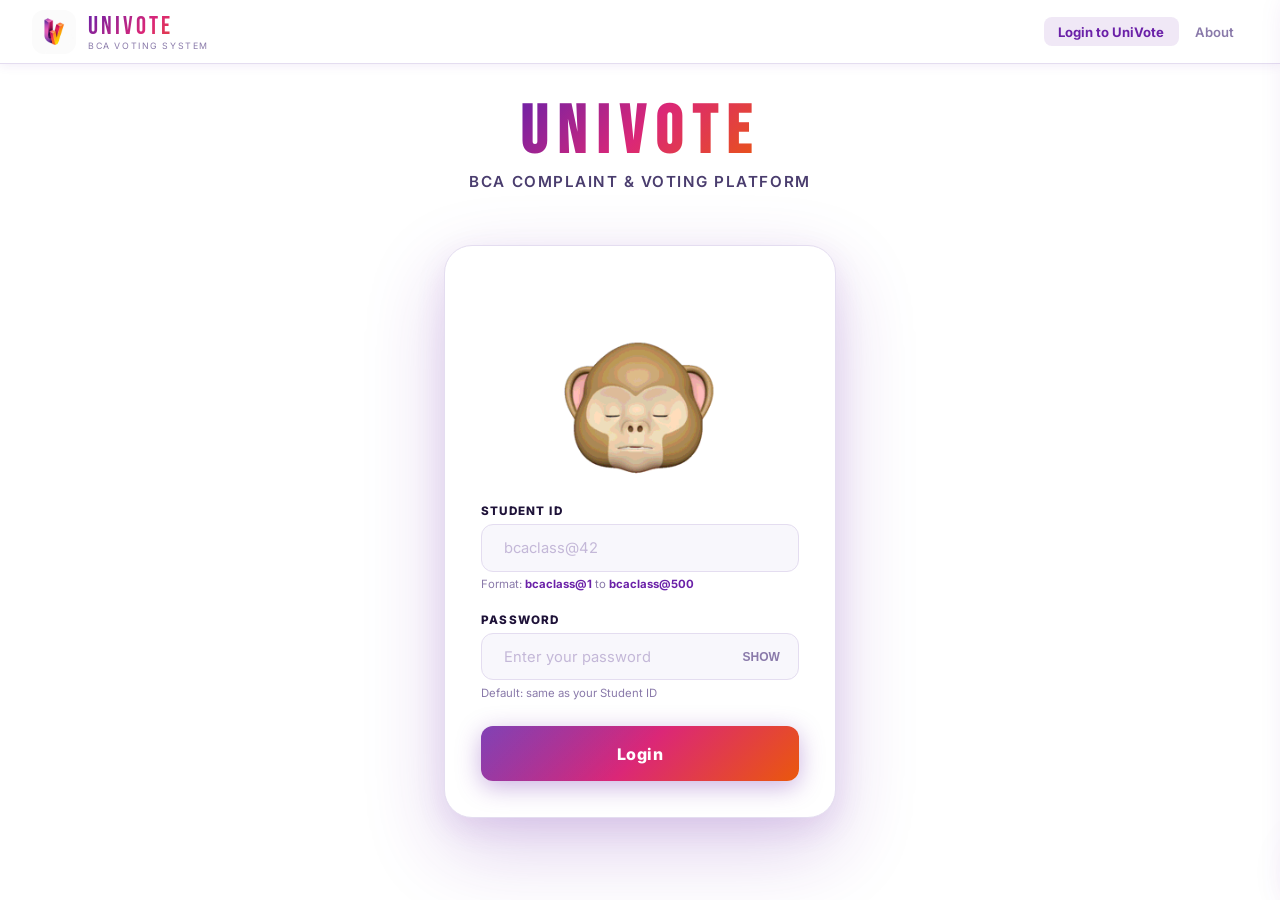
<file: index.html>
<!DOCTYPE html>
<html lang="en">

<head>
  <meta charset="UTF-8">
  <meta name="viewport" content="width=device-width, initial-scale=1.0">
  <title>UniVote — BCA Complaint & Voting Platform</title>
  <meta name="description" content="UniVote — The official BCA student complaint & voting platform.">
  <link rel="preconnect" href="https://fonts.googleapis.com">
  <link rel="preconnect" href="https://fonts.gstatic.com" crossorigin>
  <link
    href="https://fonts.googleapis.com/css2?family=Bebas+Neue&family=Inter:wght@300;400;500;600;700;800;900&display=swap"
    rel="stylesheet">
  <link rel="stylesheet" href="style.css">
</head>

<body>

  <!-- ===== TOP NAV ===== -->
  <nav id="mainNav">
    <div class="logo-wrapper"
      onclick="if(document.getElementById('pg-app').classList.contains('on')) gTab('dashboard'); else gLoginTab('login');">
      <div class="logo-3d"><img src="UV.jpg" alt="UniVote Logo" class="uv-img-logo"></div>
      <div class="logo-wordmark">
        <div class="logo-text">UniVote</div>
        <div class="logo-sub">BCA Voting System</div>
      </div>
    </div>

    <div class="nav-mid" id="navMid">
      <div id="nav-login-links" style="display:flex;gap:.1rem">
        <button class="nb on" id="nl-login" onclick="gLoginTab('login')">Login to UniVote</button>
        <button class="nb" id="nl-about" onclick="gLoginTab('about')">About</button>
      </div>
      <div id="nav-app-links" style="display:none;gap:.1rem">
        <button class="nb on" id="nb-dashboard" onclick="gTab('dashboard')">Dashboard</button>
        <button class="nb" id="nb-issues" onclick="gTab('issues')">Issues</button>
        <button class="nb" id="nb-post" onclick="gTab('post')">Post Issue</button>
        <button class="nb" id="nb-about" onclick="gTab('about')">About</button>
        <button class="nb" id="nb-staff" style="display:none" onclick="gTab('staff')">Staff Panel</button>
      </div>
    </div>

    <div class="nav-r" id="navR">
      <div class="user-chip" id="userChip" onclick="toggleProfileMenu(event)">
        <div class="user-avatar" id="userAvatar">#</div>
        <div class="profile-menu" id="profileMenu" onclick="event.stopPropagation()">
          <div class="pm-user-info">
            <div class="pm-avatar-big" id="pm-avatar-big">#</div>
            <div class="pm-details">
              <div class="pm-username" id="pm-username">Username</div>
              <div class="pm-role" id="pm-role">Student</div>
            </div>
          </div>
          <div class="pm-content">
            <div class="pm-left">
              <div class="pm-title">Choose Avatar</div>
              <div class="avatar-grid" id="avatarGrid"></div>
            </div>
          </div>
        </div>
      </div>
    </div>
    <button class="hamburger" id="hamburger" onclick="toggleMobileNav()">☰</button>
  </nav>

  <div class="mobile-drawer" id="mobileDrawer">
    <div id="mob-login-links">
      <button class="mob-nb on" onclick="gLoginTab('login');closeMobileNav()">Login</button>
      <button class="mob-nb" onclick="gLoginTab('about');closeMobileNav()">About</button>
    </div>
    <div id="mob-app-links" style="display:none">
      <button class="mob-nb on" onclick="gTab('dashboard');closeMobileNav()">Dashboard</button>
      <button class="mob-nb" onclick="gTab('issues');closeMobileNav()">Issues</button>
      <button class="mob-nb" id="mob-post" onclick="gTab('post');closeMobileNav()">Post Issue</button>
      <button class="mob-nb" onclick="gTab('about');closeMobileNav()">About</button>
      <button class="mob-nb" id="mob-staff" style="display:none" onclick="gTab('staff');closeMobileNav()">Staff
        Panel</button>
      <div class="drawer-sep"></div>
      <button class="logout-btn full-w" onclick="logout();closeMobileNav()">Sign Out</button>
    </div>
  </div>
  <div class="drawer-overlay" id="drawerOverlay" onclick="closeMobileNav()"></div>



  <div class="page on" id="pg-public">
    <div class="pub-tab on" id="pt-login">
      <div class="login-bg">
        <div class="login-center">
          <div class="login-header">
            <h1 class="lh-title"><span class="grad-text">UniVote</span></h1>
            <p class="lh-subtitle">BCA Complaint &amp; Voting Platform</p>
          </div>

          <div class="login-card">
            <div class="animcon" id="loginMonkey">
              <img src="images/hands.png" id="loginHands" alt="hands">
            </div>
            <div class="fg">
              <label for="loginId">Student ID</label>
              <div class="input-wrap">
                <input class="fi" id="loginId" placeholder="bcaclass@42" autocomplete="off"
                  onkeydown="if(event.key==='Enter')doLogin()">
              </div>
              <div class="field-hint">Format: <strong>bcaclass@1</strong> to <strong>bcaclass@500</strong></div>
            </div>
            <div class="fg">
              <label for="loginPass">Password</label>
              <div class="input-wrap">
                <input class="fi" id="loginPass" type="password" placeholder="Enter your password"
                  onfocus="closeye('loginMonkey')" onblur="if(!this.value) openeye('loginMonkey')"
                  oninput="closeye('loginMonkey')" onkeydown="if(event.key==='Enter')doLogin()">
                <button class="pw-toggle" onclick="togglePw('loginPass',this)"
                  style="font-size: .75rem; font-weight:700" type="button">SHOW</button>
              </div>
              <div class="field-hint">Default: same as your Student ID</div>
            </div>
            <div class="lerr" id="lerr"></div>
            <button class="btn-login" id="loginBtn" onclick="doLogin()">Login</button>
          </div>
        </div>
      </div>
    </div>

    <div class="pub-tab" id="pt-about">
      <div class="pub-about-container">
        <div class="about-wrap">
          <div class="about-hero">
            <div class="hero-badge">Site Version 1.0</div>
            <h2>UNI<span class="grad-text">VOTE</span></h2>
            <p>A transparent, crowd-powered platform for BCA students to raise real campus problems, vote for the most
              urgent ones, and hold administration accountable.</p>
            <div class="founder-credit">
              Founded by <strong>Muhammad Fayis KK</strong>
            </div>
          </div>
          <div class="about-grid">
            <div class="about-card">
              <h4>Crowd Voting</h4>
              <p>Every student gets one vote per issue. High votes trigger automatic staff alerts.</p>
            </div>
            <div class="about-card">
              <h4>AI Merge</h4>
              <p>Detects similar complaints and merges them for stronger impact.</p>
            </div>
            <div class="about-card">
              <h4>Live Alerts</h4>
              <p>30+ votes triggers urgent alarms on the Staff Panel.</p>
            </div>
            <div class="about-card">
              <h4>Resolution Rating</h4>
              <p>Rate how well issues were resolved.</p>
            </div>
            <div class="about-card">
              <h4>Secure Access</h4>
              <p>Only registered BCA students and authorized staff can log in.</p>
            </div>
            <div class="about-card">
              <h4>Real-Time Tracking</h4>
              <p>Every issue shows Open → In Progress → Solved lives.</p>
            </div>
          </div>
          <div class="how-card">
            <h4>How It Works</h4>
            <div class="how-steps">
              <div class="how-step">
                <div class="step-num">01</div>
                <div><strong>Sign In</strong>
                  <p>Use your BCA Student ID. Set a new password on first login.</p>
                </div>
              </div>
              <div class="how-step">
                <div class="step-num">02</div>
                <div><strong>Report</strong>
                  <p>Post an issue with title, category, location & description. AI checks for duplicates.</p>
                </div>
              </div>
              <div class="how-step">
                <div class="step-num">03</div>
                <div><strong>Vote</strong>
                  <p>Vote for issues affecting you. 30+ votes triggers urgent staff alerts.</p>
                </div>
              </div>
              <div class="how-step">
                <div class="step-num">04</div>
                <div><strong>Rate</strong>
                  <p>Once resolved, rate the resolution for full accountability.</p>
                </div>
              </div>
            </div>
          </div>
          <div class="about-footer">UniVote · BCA Department · Version 1.0</div>
        </div>
      </div>
    </div>
  </div>

  <div class="overlay" id="pwOverlay">
    <div class="modal">
      <div class="animcon" id="modalMonkey" style="margin: -50px auto 20px auto; transform: scale(0.9);">
        <img src="images/hands.png" id="modalHands" alt="hands">
      </div>
      <h2>Set Your Password</h2>
      <p class="sub">First login! Create a <strong>new secure password</strong>.</p>
      <div class="pw-req">
        <strong>Rule:</strong> 8+ chars · include a number
      </div>
      <div class="fg">
        <label>New Password</label>
        <div class="input-wrap">
          <input class="fi" id="newPw" type="password" placeholder="Create new password"
            oninput="checkStrength(this.value);" onfocus="closeye('modalMonkey')"
            onblur="if(!this.value && !document.getElementById('confPw').value) openeye('modalMonkey')">
          <button class="pw-toggle" onclick="togglePw('newPw',this)" style="font-size: .75rem; font-weight:700"
            type="button">SHOW</button>
        </div>
        <div class="pw-strength">
          <div class="ps-bar">
            <div class="ps-fill" id="psFill"></div>
          </div>
          <span class="ps-label" id="psLabel">Enter a password</span>
        </div>
      </div>
      <div class="fg">
        <label>Confirm Password</label>
        <div class="input-wrap">
          <input class="fi" id="confPw" type="password" placeholder="Re-enter password"
            onkeydown="if(event.key==='Enter')changePw()" onfocus="closeye('modalMonkey')"
            onblur="if(!this.value && !document.getElementById('newPw').value) openeye('modalMonkey')">
          <button class="pw-toggle" onclick="togglePw('confPw',this)" style="font-size: .75rem; font-weight:700"
            type="button">SHOW</button>
        </div>
      </div>
      <div class="pw-err" id="pwErr"></div>
      <button class="btn-login" style="margin-top:.5rem" onclick="changePw()">Set Password &amp; Continue</button>
    </div>
  </div>

  <div class="page" id="pg-app">
    <div class="ac">
      <div class="ts on" id="ts-dashboard">
        <div class="sh">
          <h2>Campus Dashboard</h2>
          <p>Live snapshot of all reported issues and votes</p>
        </div>
        <div id="apanel" class="alarm-panel">
          <div class="alarm-title"><span class="alarm-pulse"></span>URGENT — Staff Action Required</div>
          <div class="alarm-items" id="aItems"></div>
        </div>
        <div class="srow" id="srow"></div>
        <div class="section-label">Top Voted Problems</div>
        <div class="tv" id="tvList">
          <div class="empty-state">
            <div class="es-title">No Issues Yet</div>
            <p class="es-text">Be the first to report a campus issue!</p>
          </div>
        </div>
      </div>

      <div class="ts" id="ts-issues">
        <div class="sh">
          <h2>All Issues</h2>
          <p>Browse, filter and vote for campus problems</p>
        </div>
        <div class="sb"><input class="si" id="srch" placeholder="Search issues..." oninput="renderIssues()"></div>
        <div class="fb">
          <button class="fc on" onclick="setF('all',this)">All</button>
          <button class="fc" onclick="setF('Infrastructure',this)">Infrastructure</button>
          <button class="fc" onclick="setF('Academics',this)">Academics</button>
          <button class="fc" onclick="setF('Canteen',this)">Canteen</button>
          <button class="fc" onclick="setF('Hostel',this)">Hostel</button>
          <button class="fc" onclick="setF('Sports',this)">Sports</button>
          <button class="fc" onclick="setF('Safety',this)">Safety</button>
          <button class="fc" onclick="setF('Other',this)">Other</button>
          <button class="fc" onclick="setF('open',this)">Open</button>
          <button class="fc" onclick="setF('in-progress',this)">Progress</button>
          <button class="fc" onclick="setF('solved',this)">Solved</button>
        </div>
        <div class="il" id="iList">
          <div class="empty-state">
            <div class="es-title">No Issues Yet</div>
            <p class="es-text">Post the first complaint!</p>
          </div>
        </div>
      </div>

      <div class="ts" id="ts-post">
        <div class="pf-wrap">
          <div class="sh">
            <h2>Report an Issue</h2>
            <p>AI checks for similar complaints and merges duplicates automatically.</p>
          </div>
          <div class="post-card">
            <div class="ff"><label>Issue Title *</label><input id="pT"
                placeholder="e.g. Canteen food quality is very poor"></div>
            <div class="form-row">
              <div class="ff"><label>Category *</label>
                <select id="pC">
                  <option value="">— Select —</option>
                  <option>Infrastructure</option>
                  <option>Academics</option>
                  <option>Canteen</option>
                  <option>Hostel</option>
                  <option>Sports</option>
                  <option>Safety</option>
                  <option>Other</option>
                </select>
              </div>
              <div class="ff"><label>Location *</label><input id="pL" placeholder="e.g. Block A Room 101"></div>
            </div>
            <div class="ff">
              <label>Description * <span class="label-note">(max 280 chars)</span></label>
              <textarea id="pD" maxlength="280" placeholder="When did it start? How does it affect students?"
                oninput="document.getElementById('ccnt').textContent=this.value.length;updateCharBar()"></textarea>
              <div class="cc-wrap">
                <div class="char-bar">
                  <div class="char-fill" id="charFill"></div>
                </div>
                <div class="cc"><span id="ccnt">0</span>/280</div>
              </div>
            </div>
            <div class="ai-notice" id="aiN">
              <div><strong>AI Merged:</strong> Similar issue "<span id="merT"></span>" already exists with <span
                  id="merV"></span> votes. Your vote was added.</div>
            </div>
            <button class="btn-submit" id="subBtn" onclick="postIssue()">Submit Issue</button>
          </div>
        </div>
      </div>

      <div class="ts" id="ts-staff">
        <div class="sp-wrap">
          <div class="sh">
            <h2>Staff Panel</h2>
            <p>Manage and update issue statuses</p>
          </div>
          <div id="sapanel" class="alarm-panel">
            <div class="alarm-title"><span class="alarm-pulse"></span>URGENT — High Vote Issues Need Attention</div>
            <div class="alarm-items" id="saItems"></div>
          </div>
          <div id="sIList"></div>
        </div>
      </div>

      <div class="ts" id="ts-about">
        <div id="app-about-placeholder"></div>
      </div>
    </div>
  </div>

  <div class="rat-overlay" id="ratOv">
    <div class="rat-modal">
      <button class="mclose" onclick="closeRat()">✕</button>
      <h3>Rate Resolution</h3>
      <p class="rat-issue" id="ratTitle"></p>
      <p>How satisfied are you with the resolution?</p>
      <div class="stars" id="stars">
        <span class="star" onclick="setStar(1)">★</span>
        <span class="star" onclick="setStar(2)">★</span>
        <span class="star" onclick="setStar(3)">★</span>
        <span class="star" onclick="setStar(4)">★</span>
        <span class="star" onclick="setStar(5)">★</span>
      </div>
      <div class="star-label" id="starLabel">Tap to rate</div>
      <textarea class="rat-ta" id="ratCmt" placeholder="Optional comment..."></textarea>
      <button class="btn-submit" onclick="submitRat()">Submit Rating</button>
    </div>
  </div>

  <div class="toast" id="toast"></div>



  <script src="script.js"></script>
</body>

</html>
</file>
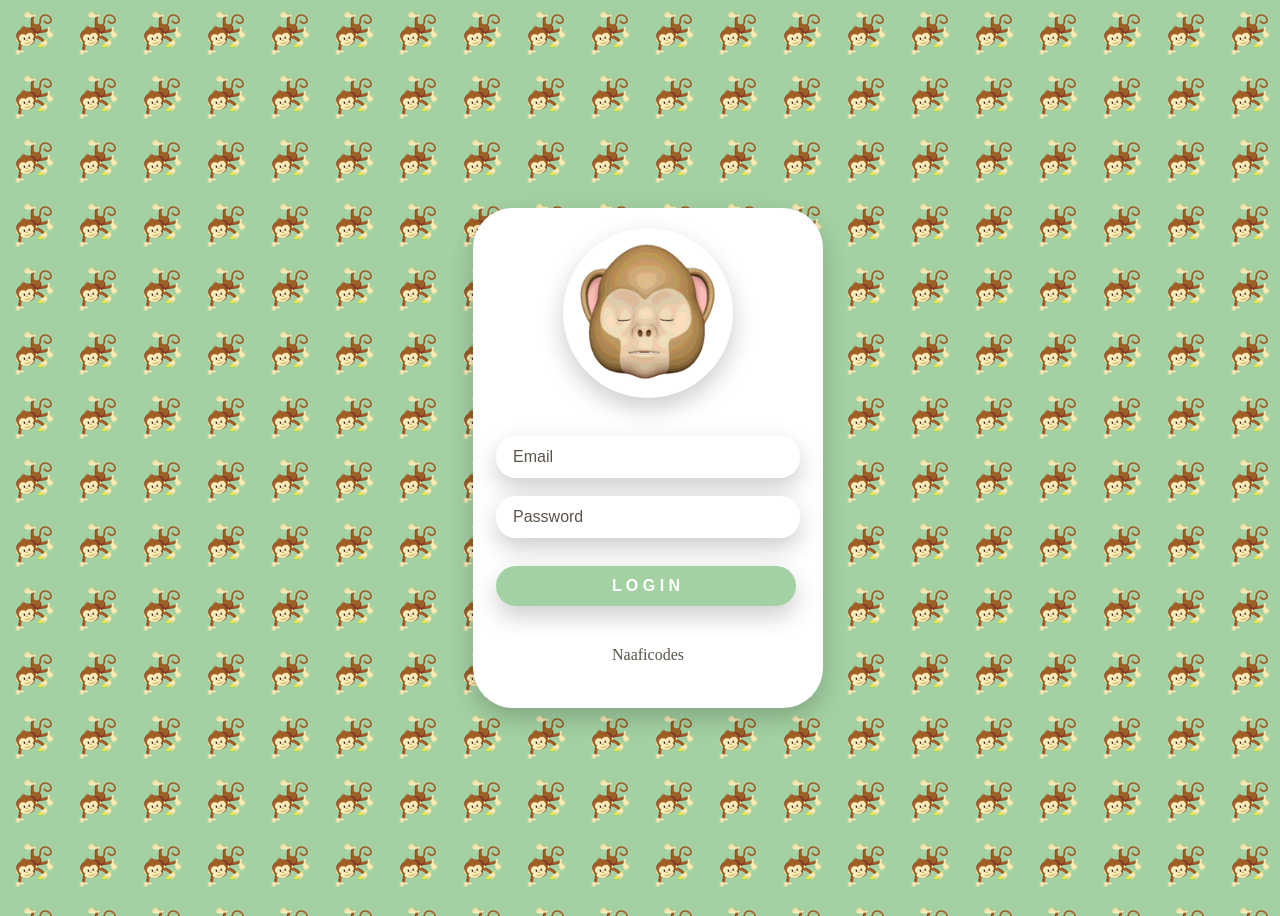
<file: monkey_repo/index.html>
<!-- 
AUTHOR		:	ABDUL WAHID NAAFI
INSTAGRAM	:	@IAM_NAAFI 
INSTAGRAM 	:	@NAAFICODES
-->
<!DOCTYPE html>
<html>
<head>
	<title></title>
	<link rel="stylesheet" type="text/css" href="style.css">
	<meta name="viewport" content="width=device-width, initial-scale=1.0">
</head>
<body>
<div class="maincontainer">
<div class="monkeylogin">
	<div class="animcon" id="animcon">
		<img id="hands" src="images/hands.png"/>
	</div>
	<div class="formcon">
	<form>
		<input type="email" id="mail" name="" onclick="openeye();" class="tb" placeholder="Email" autocomplete="off"/>
		<br/>
		<br/>
		<input type="password" id="pwdbar" onclick="closeye();" name="pwd" class="tb"placeholder="Password" />
		<br/>
		<br/>
		<input type="submit" name="" class="sbutton" value="L O G I N" />
	</form>
	</div>
	<footer class="foot"><a style="color: #5a5449; text-decoration: none;" href="https://naaficodes.github.io">Naaficodes</a></footer>
</div>
</div>
<script type="text/javascript" src="script.js"></script>
</body>
</html>
</file>
<file: style.css>
/* ===== RESET & ROOT ===== */
* {
  margin: 0;
  padding: 0;
  box-sizing: border-box
}

:root {
  --grad: linear-gradient(135deg, #6b21a8, #db2777, #ea580c);
  --purple: #6b21a8;
  --pink: #db2777;
  --orange: #ea580c;

  --bg: #f8f9fc;
  --white: #ffffff;
  --surface: #f8f7fc;
  --border: #e4ddf0;

  --text: #1e1238;
  --text2: #4a3d6e;
  --muted: #8a7aaa;

  --ok: #00b87c;
  --warn: #f59e0b;
  --danger: #ef4444;
  --gold: #f4c261;

  --shadow-sm: 0 2px 10px rgba(107, 33, 168, .08);
  --shadow-md: 0 8px 30px rgba(107, 33, 168, .13), 0 2px 8px rgba(107, 33, 168, .06);
  --shadow-lg: 0 20px 60px rgba(107, 33, 168, .18), 0 6px 20px rgba(107, 33, 168, .08);
  --shadow-xl: 0 30px 80px rgba(107, 33, 168, .22), 0 10px 30px rgba(107, 33, 168, .1);

  --radius: 16px;
  --radius-sm: 12px;
  --radius-xs: 8px;
  --transition: .3s cubic-bezier(.4, 0, .2, 1);
}

html {
  scroll-behavior: smooth
}

body {
  font-family: 'Inter', sans-serif;
  background: var(--bg);
  color: var(--text);
  overflow-x: hidden;
  min-height: 100vh;
}

.grad-text {
  background: var(--grad);
  -webkit-background-clip: text;
  -webkit-text-fill-color: transparent;
  background-clip: text;
}

/* ===== NAVIGATION ===== */
nav {
  position: fixed;
  top: 0;
  left: 0;
  right: 0;
  z-index: 900;
  height: 64px;
  padding: 0 2rem;
  display: flex;
  align-items: center;
  justify-content: space-between;
  background: rgba(255, 255, 255, .94);
  backdrop-filter: blur(20px);
  -webkit-backdrop-filter: blur(20px);
  border-bottom: 1.5px solid var(--border);
  box-shadow: var(--shadow-sm);
  transition: box-shadow var(--transition);
}

nav.scrolled {
  box-shadow: var(--shadow-md)
}

.logo-wrapper {
  display: flex;
  align-items: center;
  gap: .75rem;
  cursor: pointer
}

.logo-3d {
  width: 44px;
  height: 44px;
  border-radius: 12px;
  display: flex;
  align-items: center;
  justify-content: center;
  flex-shrink: 0;
  overflow: hidden;
  animation: logoSpin 0.8s cubic-bezier(.34, 1.56, .64, 1) both;
}

.uv-img-logo {
  width: 100%;
  height: 100%;
  object-fit: cover
}

@keyframes logoSpin {
  from {
    transform: rotateY(-90deg) scale(.6);
    opacity: 0
  }

  to {
    transform: none;
    opacity: 1
  }
}

.logo-text {
  font-family: 'Bebas Neue';
  font-size: 1.55rem;
  letter-spacing: .12em;
  background: var(--grad);
  -webkit-background-clip: text;
  -webkit-text-fill-color: transparent;
  background-clip: text;
}

.logo-sub {
  font-size: .55rem;
  color: var(--muted);
  letter-spacing: .18em;
  text-transform: uppercase;
  margin-top: -.1rem
}

.nav-mid {
  display: flex;
  gap: .1rem;
}

#pg-app .nav-mid,
#nav-app-links {
  display: none !important;
}

.nb {
  padding: .42rem .9rem;
  border-radius: var(--radius-xs);
  border: none;
  cursor: pointer;
  font-family: 'Inter';
  font-size: .82rem;
  color: var(--muted);
  background: transparent;
  transition: all .2s;
  font-weight: 600;
}

.nb:hover {
  color: var(--purple);
  background: rgba(107, 33, 168, .08)
}

.nb.on {
  color: var(--purple);
  background: rgba(107, 33, 168, .1);
  font-weight: 700
}

.nav-r {
  display: none;
  align-items: center;
  gap: 1.5rem
}

.nav-r.show {
  display: flex;
  margin-left: auto;
}

.user-chip {
  display: flex;
  align-items: center;
  gap: .65rem;
  padding: .35rem .9rem;
  background: var(--white);
  border-radius: 30px;
  border: 1.5px solid var(--border);
  box-shadow: var(--shadow-sm);
  transition: all .2s;
  cursor: pointer;
  position: relative;
}

.user-chip:hover {
  border-color: var(--purple)
}

.user-avatar {
  width: 32px;
  height: 32px;
  border-radius: 50%;
  display: flex;
  align-items: center;
  justify-content: center;
  font-weight: 800;
  font-size: 1rem;
  color: #fff;
  flex-shrink: 0;
  overflow: hidden;
  background: #cbd5e0;
}

.user-name {
  font-weight: 700;
  font-size: .8rem;
  color: var(--text)
}

.user-role {
  font-size: .66rem;
  color: var(--muted)
}

.dd-arrow {
  font-size: .6rem;
  color: var(--muted);
  margin-left: .2rem;
  transition: transform .2s
}

.profile-menu {
  position: absolute;
  top: calc(100% + 10px);
  right: 0;
  width: 280px;
  background: var(--white);
  border-radius: var(--radius);
  border: 1.5px solid var(--border);
  box-shadow: var(--shadow-xl);
  padding: 0;
  display: none;
  z-index: 1000;
  animation: fadeUp .2s ease;
  overflow: hidden;
}

.profile-menu.open {
  display: block;
}

.pm-user-info {
  padding: 1.25rem;
  background: var(--surface);
  border-bottom: 1px solid var(--border);
  display: flex;
  align-items: center;
  gap: 1rem;
}

.pm-avatar-big {
  width: 54px;
  height: 54px;
  background: #cbd5e0;
  border-radius: 50%;
  display: flex;
  align-items: center;
  justify-content: center;
  font-size: 1.8rem;
  border: 2px solid var(--white);
  box-shadow: var(--shadow-sm);
}

.pm-details {
  flex: 1;
}

.pm-username {
  font-weight: 800;
  font-size: 1rem;
  color: var(--text);
  margin-bottom: .2rem;
}

.pm-role {
  font-size: .75rem;
  color: var(--muted);
  font-weight: 600;
}

.pm-content {
  padding: 1.25rem;
  display: flex;
  gap: 1rem;
}

.pm-left {
  flex: 1;
}

.pm-title {
  font-size: .7rem;
  font-weight: 800;
  color: var(--muted);
  text-transform: uppercase;
  letter-spacing: .1em;
  margin-bottom: .75rem
}

.avatar-grid {
  display: grid;
  grid-template-columns: repeat(5, 1fr);
  gap: .4rem
}

.avatar-opt {
  width: 100%;
  aspect-ratio: 1;
  border-radius: 50%;
  cursor: pointer;
  display: flex;
  align-items: center;
  justify-content: center;
  transition: transform .2s;
  border: 2px solid transparent;
}

.avatar-opt:hover {
  transform: scale(1.15);
  border-color: var(--text);
  z-index: 2
}

.logout-btn {
  padding: .42rem 1rem;
  border-radius: var(--radius-xs);
  border: 1.5px solid var(--border);
  background: var(--white);
  color: var(--text2);
  cursor: pointer;
  font-size: .8rem;
  font-family: 'Inter';
  transition: all .2s;
  font-weight: 700;
}

.logout-btn:hover {
  border-color: var(--danger);
  color: var(--danger);
  background: rgba(239, 68, 68, .04)
}

.logout-btn.full-w {
  width: 100%;
  margin-top: .5rem;
  padding: .65rem
}

.hamburger {
  display: none;
  background: none;
  border: none;
  color: var(--purple);
  font-size: 1.4rem;
  cursor: pointer;
  padding: .4rem
}

.mobile-drawer {
  position: fixed;
  top: 0;
  right: -280px;
  width: 260px;
  height: 100vh;
  background: var(--white);
  z-index: 1500;
  padding: 5rem 1.2rem 2rem;
  display: flex;
  flex-direction: column;
  gap: .3rem;
  transition: right var(--transition);
  box-shadow: -8px 0 30px rgba(107, 33, 168, .15);
  border-left: 1px solid var(--border);
}

.mobile-drawer.open {
  right: 0
}

#mob-app-links,
#mob-login-links {
  display: flex;
  flex-direction: column;
  gap: 0.5rem;
}

.mob-nb {
  text-align: left;
  padding: .7rem 1rem;
  border-radius: var(--radius-xs);
  background: none;
  border: none;
  cursor: pointer;
  font-family: 'Inter';
  font-size: .9rem;
  color: var(--text2);
  font-weight: 600;
  transition: all .2s;
}

.mob-nb:hover,
.mob-nb.on {
  color: var(--purple);
  background: rgba(107, 33, 168, .07)
}

.drawer-sep {
  height: 1px;
  background: var(--border);
  margin: .6rem 0
}

.drawer-overlay {
  position: fixed;
  inset: 0;
  z-index: 1499;
  background: rgba(30, 18, 56, .4);
  backdrop-filter: blur(4px);
  display: none
}

.drawer-overlay.open {
  display: block
}

/* ===== PAGES ===== */
.page {
  display: none
}

.page.on {
  display: block
}

.pub-tab {
  display: none
}

.pub-tab.on {
  display: block;
  animation: fadeUp .3s ease
}

.login-bg {
  min-height: 100vh;
  padding-top: 64px;
  background: var(--white);
  position: relative;
  overflow: hidden;
  display: flex;
  align-items: center;
  justify-content: center;
  padding-bottom: 3rem;
}

.login-center {
  width: 100%;
  max-width: 440px;
  margin: 0 auto;
  padding: 2rem 1.5rem;
  display: flex;
  flex-direction: column;
  align-items: center;
  gap: 0;
  position: relative;
  z-index: 1;
}

.login-header {
  text-align: center;
  margin-bottom: 3rem;
  padding-bottom: 0
}

.lh-title {
  font-family: 'Bebas Neue';
  font-size: 4.2rem;
  letter-spacing: .15em;
  line-height: 1.05;
  margin-bottom: .2rem;
}

.lh-subtitle {
  font-size: .95rem;
  color: var(--text2);
  font-weight: 600;
  letter-spacing: .1em;
  text-transform: uppercase;
  margin-bottom: .4rem;
}

/* ===== ANIMATION CONTAINER ===== */
.animcon {
  overflow: hidden;
  background-color: transparent;
  margin-top: 20px;
  height: 170px;
  width: 170px;
  background-image: url('images/monkey.gif');
  background-size: contain;
  background-repeat: no-repeat;
  background-position: center bottom;
  box-shadow: none;
  display: flex;
  align-items: center;
  flex-direction: column;
  position: relative;
  z-index: 20;
  margin: 0 auto 1.5rem auto;
}

.animcon img {
  margin-top: 110%;
  height: 170px;
  width: 170px;
  transition: 1s;
}

.login-card {
  width: 100%;
  background: var(--white);
  border-radius: 28px;
  padding: 4rem 2.25rem 2.25rem 2.25rem;
  border: 1px solid var(--border);
  box-shadow: var(--shadow-xl);
  position: relative;
  z-index: 10;
}

.fg {
  margin-bottom: 1.2rem
}

.fg label {
  display: block;
  font-size: .73rem;
  font-weight: 800;
  color: var(--text);
  margin-bottom: .4rem;
  text-transform: uppercase;
  letter-spacing: .1em
}

.field-hint {
  font-size: .71rem;
  color: var(--muted);
  margin-top: .3rem;
  line-height: 1.5
}

.field-hint strong {
  color: var(--purple)
}

.label-note {
  font-weight: 400;
  text-transform: none;
  letter-spacing: 0;
  color: var(--muted)
}

.input-wrap {
  position: relative;
  display: flex;
  align-items: center
}

.pw-toggle {
  position: absolute;
  right: 1rem;
  background: none;
  border: none;
  cursor: pointer;
  font-size: .75rem;
  font-weight: 700;
  color: var(--muted);
  padding: .2rem;
  transition: color .2s;
  text-transform: uppercase
}

.pw-toggle:hover {
  color: var(--text)
}

.fi {
  width: 100%;
  background: var(--surface);
  border: 1.5px solid var(--border);
  border-radius: var(--radius-sm);
  padding: .85rem 4.5rem .85rem 1.4rem;
  color: var(--text);
  font-family: 'Inter';
  font-size: .92rem;
  transition: all var(--transition);
}

.fi:focus {
  outline: none;
  border-color: var(--purple);
  background: var(--white);
  box-shadow: 0 0 0 3px rgba(107, 33, 168, .12)
}

.fi::placeholder {
  color: #c4b8d8
}

.lerr {
  color: var(--danger);
  font-size: .82rem;
  text-align: center;
  margin-bottom: .85rem;
  display: none;
  font-weight: 700;
  padding: .5rem .8rem;
  border-radius: var(--radius-xs);
  background: rgba(239, 68, 68, .06);
  border: 1px solid rgba(239, 68, 68, .15);
}

.btn-login {
  width: 100%;
  padding: 1.1rem;
  border-radius: var(--radius-sm);
  border: none;
  cursor: pointer;
  font-family: 'Inter';
  font-size: 1rem;
  font-weight: 800;
  background: var(--grad);
  color: #fff;
  transition: all var(--transition);
  letter-spacing: .03em;
  display: flex;
  align-items: center;
  justify-content: center;
  gap: .5rem;
  box-shadow: 0 6px 24px rgba(107, 33, 168, .35);
  position: relative;
  overflow: hidden;
  margin-top: 1.5rem;
}

.btn-login::before {
  content: '';
  position: absolute;
  inset: 0;
  background: linear-gradient(135deg, rgba(255, 255, 255, .15), transparent 50%);
}

.btn-login:hover {
  box-shadow: 0 12px 32px rgba(107, 33, 168, .55);
  transform: translateY(-2px);
  filter: brightness(1.05)
}

.btn-login:active {
  transform: translateY(0)
}

@keyframes spin {
  to {
    transform: rotate(360deg)
  }
}

/* ===== PASSWORD CHANGE MODAL ===== */
.overlay {
  position: fixed;
  inset: 0;
  background: rgba(30, 18, 56, .75);
  z-index: 1500;
  display: none;
  align-items: center;
  justify-content: center;
  padding: 1rem;
  backdrop-filter: blur(10px)
}

.overlay.open {
  display: flex
}

.modal {
  background: var(--white);
  border-radius: 24px;
  padding: 2.25rem;
  max-width: 430px;
  width: 100%;
  box-shadow: var(--shadow-xl);
  position: relative;
  animation: fadeUp .3s ease;
  border-top: 4px solid transparent;
  background-image: linear-gradient(white, white), var(--grad);
  background-origin: border-box;
  background-clip: padding-box, border-box;
}

@keyframes fadeUp {
  from {
    opacity: 0;
    transform: translateY(20px) scale(.97)
  }

  to {
    opacity: 1;
    transform: none
  }
}

.modal h2 {
  font-family: 'Bebas Neue';
  font-size: 2rem;
  letter-spacing: .1em;
  text-align: center;
  margin-bottom: .3rem;
  background: var(--grad);
  -webkit-background-clip: text;
  -webkit-text-fill-color: transparent;
  background-clip: text
}

.modal .sub {
  color: var(--muted);
  font-size: .85rem;
  text-align: center;
  margin-bottom: 1.25rem;
  line-height: 1.65
}

.modal .sub strong {
  color: var(--purple)
}

.pw-req {
  background: rgba(107, 33, 168, .05);
  border: 1px solid rgba(107, 33, 168, .12);
  border-radius: var(--radius-xs);
  padding: .75rem 1rem;
  margin-bottom: 1.2rem;
  font-size: .78rem;
  color: var(--text2);
  line-height: 1.7
}

.pw-req strong {
  color: var(--purple)
}

.pw-strength {
  margin-top: .45rem
}

.ps-bar {
  height: 4px;
  border-radius: 2px;
  background: var(--border);
  overflow: hidden
}

.ps-fill {
  height: 100%;
  border-radius: 2px;
  width: 0;
  transition: width .4s, background .4s
}

.ps-label {
  font-size: .71rem;
  color: var(--muted);
  margin-top: .25rem;
  display: block
}

.pw-err {
  color: var(--danger);
  font-size: .8rem;
  margin-bottom: .5rem;
  display: none;
  font-weight: 700;
  text-align: center
}

/* ===== MAIN APP ===== */
#pg-app {
  display: none;
  padding-top: 64px
}

#pg-app.on {
  display: block
}

.anav {
  display: flex;
  gap: .2rem;
  flex-wrap: wrap;
  padding: .75rem 2rem;
  background: var(--white);
  border-bottom: 1.5px solid var(--border);
  box-shadow: var(--shadow-sm);
  position: sticky;
  top: 64px;
  z-index: 100;
}

.anb {
  padding: .42rem 1rem;
  border-radius: var(--radius-xs);
  border: none;
  cursor: pointer;
  font-family: 'Inter';
  font-size: .82rem;
  color: var(--muted);
  background: transparent;
  transition: all .2s;
  font-weight: 600;
}

.anb:hover {
  color: var(--purple);
  background: rgba(107, 33, 168, .07)
}

.anb.on {
  color: var(--purple);
  background: rgba(107, 33, 168, .1);
  font-weight: 700
}

.ac {
  padding: 2.5rem 2rem;
  max-width: 1100px;
  margin: 0 auto
}

.ts {
  display: none
}

.ts.on {
  display: block;
  animation: fadeUp .3s ease
}

.sh {
  margin-bottom: 2rem
}

.sh h2 {
  font-family: 'Bebas Neue';
  font-size: 2.2rem;
  letter-spacing: .08em;
  background: var(--grad);
  -webkit-background-clip: text;
  -webkit-text-fill-color: transparent;
  background-clip: text;
  margin-bottom: .25rem;
}

.sh p {
  color: var(--muted);
  font-size: .86rem
}

.section-label {
  font-family: 'Bebas Neue';
  font-size: 1.4rem;
  letter-spacing: .08em;
  background: var(--grad);
  -webkit-background-clip: text;
  -webkit-text-fill-color: transparent;
  background-clip: text;
  margin-bottom: 1.2rem;
}

.srow {
  display: grid;
  grid-template-columns: repeat(auto-fit, minmax(155px, 1fr));
  gap: 1rem;
  margin-bottom: 2.5rem
}

.scard {
  background: var(--white);
  border-radius: var(--radius);
  padding: 1.5rem 1.25rem;
  text-align: center;
  border: 1.5px solid var(--border);
  box-shadow: var(--shadow-sm);
  transition: transform var(--transition), box-shadow var(--transition);
  cursor: default;
  position: relative;
  overflow: hidden;
}

.scard::before {
  content: '';
  position: absolute;
  top: 0;
  left: 0;
  right: 0;
  height: 3px;
  background: var(--grad)
}

.scard:hover {
  transform: translateY(-4px);
  box-shadow: var(--shadow-md)
}

.scard .n {
  font-family: 'Bebas Neue';
  font-size: 2.8rem;
  line-height: 1;
  margin-bottom: .2rem;
  background: var(--grad);
  -webkit-background-clip: text;
  -webkit-text-fill-color: transparent;
  background-clip: text
}

.scard .l {
  font-size: .7rem;
  color: var(--muted);
  text-transform: uppercase;
  letter-spacing: .12em;
  font-weight: 700
}

.tag {
  display: inline-flex;
  align-items: center;
  padding: .22rem .65rem;
  border-radius: 20px;
  font-size: .68rem;
  font-weight: 700;
  text-transform: uppercase;
  letter-spacing: .07em;
  white-space: nowrap
}

.t-open {
  background: rgba(0, 184, 124, .1);
  color: var(--ok);
  border: 1px solid rgba(0, 184, 124, .2)
}

.t-prog {
  background: rgba(245, 158, 11, .1);
  color: var(--warn);
  border: 1px solid rgba(245, 158, 11, .2)
}

.t-done {
  background: rgba(0, 184, 124, .12);
  color: var(--ok);
  border: 1px solid rgba(0, 184, 124, .22)
}

.t-cat {
  background: rgba(107, 33, 168, .1);
  color: var(--purple);
  border: 1px solid rgba(107, 33, 168, .2)
}

.t-mg {
  background: rgba(219, 39, 119, .1);
  color: var(--pink);
  border: 1px solid rgba(219, 39, 119, .2)
}

.alarm-badge {
  background: var(--grad);
  color: #fff;
  padding: .22rem .65rem;
  border-radius: 20px;
  font-size: .68rem;
  font-weight: 700;
  text-transform: uppercase;
  animation: ablink 1.5s ease-in-out infinite
}

@keyframes ablink {

  0%,
  100% {
    box-shadow: 0 0 6px rgba(234, 88, 12, .3)
  }

  50% {
    box-shadow: 0 0 18px rgba(234, 88, 12, .7)
  }
}

.alarm-panel {
  background: rgba(234, 88, 12, .04);
  border: 1.5px solid rgba(234, 88, 12, .18);
  border-radius: var(--radius);
  padding: 1.3rem;
  margin-bottom: 2rem;
  display: none
}

.alarm-panel.show {
  display: block;
  animation: fadeUp .35s ease
}

.alarm-title {
  display: flex;
  align-items: center;
  gap: .7rem;
  font-weight: 800;
  color: var(--orange);
  margin-bottom: .9rem;
  font-size: .9rem
}

.alarm-pulse {
  width: 10px;
  height: 10px;
  border-radius: 50%;
  background: var(--orange);
  flex-shrink: 0;
  animation: pulse 2s infinite
}

@keyframes pulse {
  0% {
    box-shadow: 0 0 0 0 rgba(234, 88, 12, .5)
  }

  70% {
    box-shadow: 0 0 0 8px rgba(234, 88, 12, 0)
  }

  100% {
    box-shadow: 0 0 0 0 rgba(234, 88, 12, 0)
  }
}

.alarm-items {
  display: flex;
  flex-direction: column;
  gap: .5rem
}

.alarm-item {
  background: rgba(234, 88, 12, .04);
  border: 1px solid rgba(234, 88, 12, .1);
  border-radius: var(--radius-sm);
  padding: .7rem 1rem;
  display: flex;
  align-items: center;
  justify-content: space-between;
  gap: 1rem;
  flex-wrap: wrap
}

.ai-title {
  font-size: .86rem;
  font-weight: 700;
  color: var(--text)
}

.ai-votes {
  font-family: 'Bebas Neue';
  font-size: 1.3rem;
  color: var(--orange)
}

.tv {
  display: flex;
  flex-direction: column;
  gap: .8rem
}

.ti {
  background: var(--white);
  border-radius: var(--radius);
  padding: 1.2rem 1.4rem;
  border: 1.5px solid var(--border);
  box-shadow: var(--shadow-sm);
  display: flex;
  align-items: center;
  gap: 1.25rem;
  transition: transform var(--transition), box-shadow var(--transition)
}

.ti:hover {
  transform: translateY(-2px);
  box-shadow: var(--shadow-md)
}

.rk {
  width: 44px;
  height: 44px;
  border-radius: 12px;
  display: flex;
  align-items: center;
  justify-content: center;
  font-family: 'Bebas Neue';
  font-size: 1.25rem;
  flex-shrink: 0
}

.r1 {
  background: var(--grad);
  color: #fff;
  box-shadow: 0 4px 14px rgba(107, 33, 168, .4)
}

.r2 {
  background: linear-gradient(135deg, #a0aec0, #cbd5e0);
  color: var(--text)
}

.r3 {
  background: linear-gradient(135deg, #b45309, #d97706);
  color: #fff
}

.ro {
  background: rgba(107, 33, 168, .08);
  color: var(--muted)
}

.ti-info {
  flex: 1;
  min-width: 0
}

.ti-title {
  font-weight: 800;
  font-size: .93rem;
  color: var(--text);
  margin-bottom: .3rem;
  white-space: nowrap;
  overflow: hidden;
  text-overflow: ellipsis
}

.ti-meta {
  font-size: .73rem;
  color: var(--muted);
  display: flex;
  gap: .6rem;
  flex-wrap: wrap;
  align-items: center
}

.pb {
  height: 5px;
  border-radius: 3px;
  background: var(--border);
  margin-top: .6rem;
  overflow: hidden
}

.pf {
  height: 100%;
  border-radius: 3px;
  background: var(--grad);
  transition: width .8s ease
}

.tv-v {
  text-align: center;
  min-width: 55px;
  flex-shrink: 0
}

.vn {
  font-family: 'Bebas Neue';
  font-size: 2rem;
  background: var(--grad);
  -webkit-background-clip: text;
  -webkit-text-fill-color: transparent;
  background-clip: text;
  line-height: 1
}

.vw {
  font-size: .62rem;
  color: var(--muted);
  text-transform: uppercase;
  letter-spacing: .1em;
  font-weight: 700
}

.sb {
  position: relative;
  margin-bottom: 1.25rem
}

.si {
  width: 100%;
  background: var(--white);
  border: 1.5px solid var(--border);
  border-radius: var(--radius-sm);
  padding: .75rem 1rem .75rem 1.25rem;
  color: var(--text);
  font-family: 'Inter';
  font-size: .88rem;
  transition: all var(--transition);
  box-shadow: var(--shadow-sm)
}

.si:focus {
  outline: none;
  border-color: var(--purple);
  box-shadow: 0 0 0 3px rgba(107, 33, 168, .1)
}

.fb {
  display: flex;
  gap: .45rem;
  margin-bottom: 1.4rem;
  flex-wrap: wrap
}

.fc {
  padding: .35rem .85rem;
  border-radius: 30px;
  border: 1.5px solid var(--border);
  background: var(--white);
  color: var(--muted);
  cursor: pointer;
  font-size: .77rem;
  font-family: 'Inter';
  transition: all .2s;
  font-weight: 700;
  box-shadow: var(--shadow-sm)
}

.fc.on,
.fc:hover {
  border-color: var(--purple);
  color: var(--purple);
  background: rgba(107, 33, 168, .07)
}

.il {
  display: flex;
  flex-direction: column;
  gap: 1rem
}

.ic {
  background: var(--white);
  border-radius: var(--radius);
  border: 1.5px solid var(--border);
  box-shadow: var(--shadow-sm);
  transition: transform var(--transition), box-shadow var(--transition);
  overflow: hidden;
  position: relative
}

.ic::before {
  content: '';
  position: absolute;
  top: 0;
  left: 0;
  bottom: 0;
  width: 4px;
  background: var(--grad)
}

.ic:hover {
  transform: translateY(-3px);
  box-shadow: var(--shadow-md)
}

.ic-inner {
  display: flex;
  align-items: stretch
}

.vote-col {
  display: flex;
  flex-direction: column;
  align-items: center;
  justify-content: flex-start;
  gap: .3rem;
  width: 82px;
  flex-shrink: 0;
  padding: 1.25rem .75rem;
  background: var(--surface);
  border-right: 1.5px solid var(--border)
}

.vbtn {
  width: 46px;
  height: 46px;
  border-radius: var(--radius-sm);
  border: 1.5px solid var(--border);
  background: var(--white);
  color: var(--muted);
  cursor: pointer;
  font-size: 1rem;
  display: flex;
  align-items: center;
  justify-content: center;
  transition: all .25s;
  font-weight: 700;
  box-shadow: var(--shadow-sm);
}

.vbtn:hover {
  border-color: var(--purple);
  color: var(--purple);
  background: rgba(107, 33, 168, .07);
  transform: scale(1.08)
}

.vbtn.voted {
  background: var(--grad);
  border-color: transparent;
  color: #fff;
  box-shadow: 0 4px 16px rgba(107, 33, 168, .4)
}

.vbtn:disabled {
  opacity: .4;
  cursor: not-allowed;
  transform: none
}

.vcnt {
  font-family: 'Bebas Neue';
  font-size: 1.6rem;
  background: var(--grad);
  -webkit-background-clip: text;
  -webkit-text-fill-color: transparent;
  background-clip: text;
  line-height: 1
}

.vlbl {
  font-size: .6rem;
  color: var(--muted);
  text-transform: uppercase;
  letter-spacing: .1em;
  font-weight: 700
}

.ibody {
  flex: 1;
  min-width: 0;
  padding: 1.25rem 1.5rem
}

.itags {
  display: flex;
  gap: .4rem;
  flex-wrap: wrap;
  margin-bottom: .5rem
}

.ititle {
  font-weight: 800;
  font-size: .96rem;
  color: var(--text);
  margin-bottom: .4rem;
  cursor: pointer;
  transition: color .2s;
  line-height: 1.4
}

.ititle:hover {
  color: var(--purple)
}

.idesc {
  color: var(--text2);
  font-size: .84rem;
  line-height: 1.65;
  margin-bottom: .75rem
}

.ifoot {
  display: flex;
  gap: 1.2rem;
  font-size: .74rem;
  color: var(--muted);
  flex-wrap: wrap
}

.mg-bar {
  background: rgba(219, 39, 119, .06);
  border: 1px solid rgba(219, 39, 119, .15);
  border-radius: var(--radius-xs);
  padding: .4rem .85rem;
  font-size: .76rem;
  color: var(--pink);
  display: flex;
  align-items: center;
  gap: .5rem;
  margin-bottom: .5rem
}

.rating-display {
  font-size: .8rem;
  color: var(--gold);
  margin-top: .4rem;
  font-weight: 700
}

.pf-wrap {
  max-width: 680px
}

.post-card {
  background: var(--white);
  border-radius: var(--radius);
  padding: 2rem;
  border: 1.5px solid var(--border);
  box-shadow: var(--shadow-md);
  position: relative;
  overflow: hidden
}

.post-card::before {
  content: '';
  position: absolute;
  top: 0;
  left: 0;
  right: 0;
  height: 4px;
  background: var(--grad)
}

.form-row {
  display: grid;
  grid-template-columns: 1fr 1fr;
  gap: 1rem
}

.ff {
  margin-bottom: 1.2rem
}

.ff label {
  display: block;
  font-size: .73rem;
  font-weight: 800;
  color: var(--text2);
  margin-bottom: .4rem;
  text-transform: uppercase;
  letter-spacing: .1em
}

.ff input,
.ff textarea,
.ff select {
  width: 100%;
  background: var(--surface);
  border: 1.5px solid var(--border);
  border-radius: var(--radius-xs);
  padding: .75rem 1rem;
  color: var(--text);
  font-family: 'Inter';
  font-size: .9rem;
  transition: all var(--transition);
}

.ff input:focus,
.ff textarea:focus,
.ff select:focus {
  outline: none;
  border-color: var(--purple);
  background: var(--white);
  box-shadow: 0 0 0 3px rgba(107, 33, 168, .1)
}

.ff textarea {
  resize: vertical;
  min-height: 88px
}

.ff select option {
  background: var(--white)
}

.cc-wrap {
  display: flex;
  align-items: center;
  gap: .5rem;
  margin-top: .35rem
}

.char-bar {
  flex: 1;
  height: 3px;
  border-radius: 2px;
  background: var(--border);
  overflow: hidden
}

.char-fill {
  height: 100%;
  border-radius: 2px;
  width: 0;
  background: var(--ok);
  transition: width .2s, background .3s
}

.cc {
  font-size: .7rem;
  color: var(--muted);
  white-space: nowrap;
  font-weight: 700
}

.ai-notice {
  background: rgba(219, 39, 119, .06);
  border: 1.5px solid rgba(219, 39, 119, .15);
  border-radius: var(--radius-xs);
  padding: .9rem 1.1rem;
  margin-bottom: 1rem;
  font-size: .82rem;
  color: var(--pink);
  display: none;
  align-items: flex-start;
  gap: .7rem
}

.ai-notice.show {
  display: flex
}

.btn-submit {
  padding: .9rem 2rem;
  border-radius: var(--radius-sm);
  border: none;
  cursor: pointer;
  font-family: 'Inter';
  font-size: .92rem;
  font-weight: 800;
  background: var(--grad);
  color: #fff;
  transition: all var(--transition);
  letter-spacing: .03em;
  box-shadow: 0 6px 24px rgba(107, 33, 168, .4);
  position: relative;
  overflow: hidden;
}

.btn-submit::before {
  content: '';
  position: absolute;
  inset: 0;
  background: linear-gradient(135deg, rgba(255, 255, 255, .12), transparent 50%)
}

.btn-submit:hover {
  box-shadow: 0 12px 30px rgba(107, 33, 168, .55);
  transform: translateY(-2px);
  filter: brightness(1.05)
}

.btn-submit:disabled {
  opacity: .6;
  pointer-events: none
}

.sp-wrap {
  max-width: 850px
}

.sic {
  background: var(--white);
  border-radius: var(--radius);
  padding: 1.4rem;
  margin-bottom: .9rem;
  border: 1.5px solid var(--border);
  box-shadow: var(--shadow-sm);
  transition: box-shadow var(--transition)
}

.sic:hover {
  box-shadow: var(--shadow-md)
}

.sih {
  display: flex;
  align-items: flex-start;
  justify-content: space-between;
  gap: 1rem;
  margin-bottom: .7rem;
  flex-wrap: wrap
}

.si-title {
  font-weight: 800;
  font-size: .94rem;
  color: var(--text);
  margin-bottom: .2rem
}

.sa {
  display: flex;
  gap: .5rem;
  flex-wrap: wrap;
  align-items: center
}

.bsm {
  padding: .38rem 1rem;
  border-radius: var(--radius-xs);
  border: 1.5px solid;
  cursor: pointer;
  font-family: 'Inter';
  font-size: .78rem;
  font-weight: 700;
  transition: all .2s
}

.b-ok {
  border-color: rgba(0, 184, 124, .3);
  color: var(--ok);
  background: rgba(0, 184, 124, .06)
}

.b-ok:hover {
  background: rgba(0, 184, 124, .14);
  border-color: var(--ok)
}

.b-prog {
  border-color: rgba(245, 158, 11, .3);
  color: var(--warn);
  background: rgba(245, 158, 11, .06)
}

.b-prog:hover {
  background: rgba(245, 158, 11, .14);
  border-color: var(--warn)
}

.pub-about-container {
  padding: 6rem 2rem 4rem;
  min-height: 100vh;
  background: var(--bg)
}

.about-wrap {
  max-width: 820px;
  margin: 0 auto
}

.about-hero {
  text-align: center;
  padding: 3rem 1.5rem 2.5rem;
  margin-bottom: 2.5rem;
  background: var(--white);
  border-radius: 24px;
  border: 1.5px solid var(--border);
  box-shadow: var(--shadow-md);
  position: relative;
  overflow: hidden
}

.about-hero::before {
  content: '';
  position: absolute;
  top: 0;
  left: 0;
  right: 0;
  height: 5px;
  background: var(--grad)
}

.about-hero .hero-badge {
  display: inline-block;
  padding: .35rem 1rem;
  border-radius: 30px;
  background: rgba(107, 33, 168, .1);
  border: 1px solid rgba(107, 33, 168, .2);
  color: var(--purple);
  font-size: .73rem;
  font-weight: 700;
  letter-spacing: .08em;
  text-transform: uppercase;
  margin-bottom: 1.1rem
}

.about-hero h2 {
  font-family: 'Bebas Neue';
  font-size: 3.5rem;
  letter-spacing: .12em;
  margin-bottom: 1rem;
  line-height: 1
}

.about-hero p {
  color: var(--text2);
  font-size: .95rem;
  line-height: 1.85;
  max-width: 540px;
  margin: 0 auto 1.5rem
}

.founder-credit {
  display: inline-block;
  padding: .75rem 1.5rem;
  background: var(--surface);
  border-radius: 12px;
  border: 1px solid var(--border);
  font-size: .9rem
}

.founder-credit strong {
  color: var(--purple);
  font-weight: 800
}

.fc-year {
  font-size: .75rem;
  color: var(--muted);
  text-transform: uppercase;
  letter-spacing: .05em;
  display: block;
  margin-top: .2rem
}

.about-grid {
  display: grid;
  grid-template-columns: repeat(auto-fit, minmax(220px, 1fr));
  gap: 1rem;
  margin-bottom: 1.5rem
}

.about-card {
  background: var(--white);
  border-radius: var(--radius);
  padding: 1.5rem;
  text-align: center;
  border: 1.5px solid var(--border);
  box-shadow: var(--shadow-sm);
  transition: transform var(--transition), box-shadow var(--transition)
}

.about-card:hover {
  transform: translateY(-5px);
  box-shadow: var(--shadow-md)
}

.about-card h4 {
  font-family: 'Bebas Neue';
  font-size: 1.1rem;
  letter-spacing: .08em;
  margin-bottom: .45rem;
  background: var(--grad);
  -webkit-background-clip: text;
  -webkit-text-fill-color: transparent;
  background-clip: text
}

.about-card p {
  color: var(--text2);
  font-size: .82rem;
  line-height: 1.65
}

.how-card {
  background: var(--white);
  border-radius: var(--radius);
  padding: 2rem;
  margin-bottom: 1.5rem;
  border: 1.5px solid var(--border);
  box-shadow: var(--shadow-md);
  position: relative;
  overflow: hidden
}

.how-card::before {
  content: '';
  position: absolute;
  top: 0;
  left: 0;
  right: 0;
  height: 4px;
  background: var(--grad)
}

.how-card h4 {
  font-family: 'Bebas Neue';
  font-size: 1.3rem;
  letter-spacing: .08em;
  margin-bottom: 1.5rem;
  background: var(--grad);
  -webkit-background-clip: text;
  -webkit-text-fill-color: transparent;
  background-clip: text
}

.how-steps {
  display: grid;
  grid-template-columns: repeat(auto-fit, minmax(180px, 1fr));
  gap: 1.5rem
}

.how-step {
  display: flex;
  gap: 1rem;
  align-items: flex-start
}

.step-num {
  font-family: 'Bebas Neue';
  font-size: 2rem;
  background: var(--grad);
  -webkit-background-clip: text;
  -webkit-text-fill-color: transparent;
  background-clip: text;
  line-height: 1;
  flex-shrink: 0
}

.how-step strong {
  font-size: .88rem;
  font-weight: 800;
  color: var(--text);
  display: block;
  margin-bottom: .3rem
}

.how-step p {
  font-size: .8rem;
  color: var(--muted);
  line-height: 1.6
}

.about-footer {
  text-align: center;
  color: var(--muted);
  font-size: .78rem;
  padding-top: 1.5rem;
  border-top: 1px solid var(--border)
}

.rat-overlay {
  position: fixed;
  inset: 0;
  background: rgba(30, 18, 56, .75);
  z-index: 1300;
  display: none;
  align-items: center;
  justify-content: center;
  padding: 1rem;
  backdrop-filter: blur(10px)
}

.rat-overlay.open {
  display: flex
}

.rat-modal {
  background: var(--white);
  border-radius: 24px;
  padding: 2.25rem;
  max-width: 420px;
  width: 100%;
  box-shadow: var(--shadow-xl);
  position: relative;
  animation: fadeUp .3s ease;
  overflow: hidden
}

.rat-modal::before {
  content: '';
  position: absolute;
  top: 0;
  left: 0;
  right: 0;
  height: 4px;
  background: var(--grad)
}

.rat-modal h3 {
  font-family: 'Bebas Neue';
  font-size: 1.8rem;
  letter-spacing: .08em;
  margin-bottom: .2rem;
  background: var(--grad);
  -webkit-background-clip: text;
  -webkit-text-fill-color: transparent;
  background-clip: text
}

.rat-issue {
  color: var(--purple);
  font-weight: 700;
  font-size: .9rem;
  margin-bottom: .3rem
}

.rat-modal p {
  color: var(--muted);
  font-size: .85rem;
  margin-bottom: 1.2rem;
  line-height: 1.6
}

.stars {
  display: flex;
  gap: .4rem;
  margin-bottom: .5rem;
  justify-content: center
}

.star {
  font-size: 2.2rem;
  cursor: pointer;
  transition: all .2s;
  filter: grayscale(1);
  opacity: .4
}

.star.on {
  filter: none;
  opacity: 1;
  transform: scale(1.12)
}

.star:hover {
  transform: scale(1.2);
  filter: none;
  opacity: .8
}

.star-label {
  font-size: .78rem;
  color: var(--muted);
  text-align: center;
  margin-bottom: 1rem;
  min-height: .9rem
}

.rat-ta {
  width: 100%;
  background: var(--surface);
  border: 1.5px solid var(--border);
  border-radius: var(--radius-xs);
  padding: .75rem 1rem;
  color: var(--text);
  font-family: 'Inter';
  font-size: .87rem;
  margin-bottom: 1rem;
  resize: vertical;
  min-height: 68px;
  transition: border var(--transition)
}

.rat-ta:focus {
  outline: none;
  border-color: var(--purple);
  box-shadow: 0 0 0 3px rgba(107, 33, 168, .1)
}

.mclose {
  position: absolute;
  top: 1rem;
  right: 1rem;
  background: none;
  border: none;
  color: var(--muted);
  font-size: 1.2rem;
  cursor: pointer;
  padding: .3rem;
  transition: color .2s
}

.mclose:hover {
  color: var(--text)
}

.toast {
  position: fixed;
  bottom: 2rem;
  right: 2rem;
  z-index: 1999;
  padding: .9rem 1.4rem;
  border-radius: var(--radius-sm);
  font-size: .84rem;
  font-weight: 700;
  color: var(--text);
  transform: translateX(220%);
  transition: transform .38s cubic-bezier(.175, .885, .32, 1.275);
  max-width: 320px;
  line-height: 1.4;
  box-shadow: var(--shadow-lg);
  background: var(--white);
  border: 1.5px solid var(--border);
}

.toast.show {
  transform: translateX(0)
}

.t-ok {
  border-color: rgba(0, 184, 124, .3);
  background: #f0fdf8
}

.t-err {
  border-color: rgba(239, 68, 68, .3);
  background: #fff5f5
}

.t-info {
  border-color: rgba(107, 33, 168, .25);
  background: #faf5ff
}

.t-alarm {
  border-color: rgba(234, 88, 12, .4);
  background: #fff7f0;
  color: var(--orange)
}

.empty-state {
  text-align: center;
  padding: 4rem 1rem
}

.es-title {
  font-weight: 800;
  font-size: 1.1rem;
  color: var(--text);
  margin-bottom: .4rem
}

.es-text {
  color: var(--muted);
  font-size: .86rem
}

::-webkit-scrollbar {
  width: 5px
}

::-webkit-scrollbar-thumb {
  background: rgba(107, 33, 168, .3);
  border-radius: 3px
}

::-webkit-scrollbar-track {
  background: transparent
}

@media(max-width:768px) {
  .nav-mid {
    display: none
  }

  .hamburger {
    display: block
  }

  .nav-r {
    display: flex;
    gap: .75rem
  }

  .login-center {
    padding: 2.5rem 1.5rem
  }

  .login-card {
    padding: 1.75rem 1.5rem
  }

  .lh-title {
    font-size: 3.5rem
  }

  .ac {
    padding: 1.5rem 1rem
  }

  .anav {
    padding: .65rem 1rem
  }

  .form-row {
    grid-template-columns: 1fr
  }

  .ic::before {
    display: none
  }

  .ic-inner {
    flex-direction: column
  }

  .vote-col {
    flex-direction: row;
    width: 100%;
    justify-content: flex-start;
    padding: .75rem 1.25rem;
    border-right: none;
    border-bottom: 1.5px solid var(--border)
  }

  .pub-about-container {
    padding: 5rem 1rem 3rem
  }
}

@media(max-width:480px) {
  .srow {
    grid-template-columns: repeat(2, 1fr)
  }

  .lh-title {
    font-size: 3rem
  }

  .avatar-grid {
    grid-template-columns: repeat(4, 1fr)
  }
}
</file>
<file: monkey_repo/style.css>
/*AUTHOR		:	ABDUL WAHID NAAFI
INSTAGRAM	:	@IAM_NAAFI 
INSTAGRAM 	:	@NAAFICODES*/
body
{
	background:url('images/monkeybg.png') #1b8c1b66 ;
	background-size: 5%;
}
.maincontainer
{
	display: flex;
	align-items: center;
	justify-content: center;
	width: 100vw;
	height: 100vh;
}

.monkeylogin
{
	width: 350px;
	height: 500px;
	box-shadow: 0 10px 25px rgba(0, 0, 0, .2);
	display: flex;
	align-items: center;
	flex-direction: column;
	background-color: white;
	border-radius: 40px;
}
.animcon
{
	background-color: white;

	overflow: hidden;
	/*overflow hidden because to keep the hand image hidden below*/
	margin-top:20px;
	height: 170px;
	width: 170px;
	border-radius: 50%;
	background-image:url('images/monkey.gif');
	background-size: 90% 85%;
	background-repeat: no-repeat;
	background-position: center;
	box-shadow: 0 10px 25px rgba(0, 0, 0, .2);

	/*flex center to keep the hand image in the center*/
	display: flex;
	align-items: center;
	flex-direction: column;
}
.animcon img
{
	margin-top:110%;
	height: 170px;
	width: 170px;
	transition: 1s;
}

.formcon
{
	margin-top: 38px;
}
input
{
	height: 40px;
	width: 300px;
	/*background-color: #254E58;*/
	border-radius: 20px;
	border:none;
	color: #5a5449;
	text-indent: 15px;
	font-size: 100%;
	box-shadow: 0 10px 25px rgba(0, 0, 0, .2);
	outline: none;
}
input::placeholder
{
	color:#5a5449;
	font-size: 100%;
	font-weight: lighter;
	text-indent: 15px;
}
.sbutton
{
	text-indent: 0px;
	height: 40px;
	width: 300px;
	margin-top: 10px;
	background-color: #1b8c1b66;
	transition: "2s";
	border: none;
	color: white;
	font-weight: bolder;
	box-shadow: 0 10px 25px rgba(0, 0, 0, .2);
	outline: none;

}
.sbutton:hover
{
	color: #5a5449;
	cursor: pointer;
}

.foot
{
	color: #5a5449;
	font-weight: lighter;
	margin-top: 40px;
}
</file>
